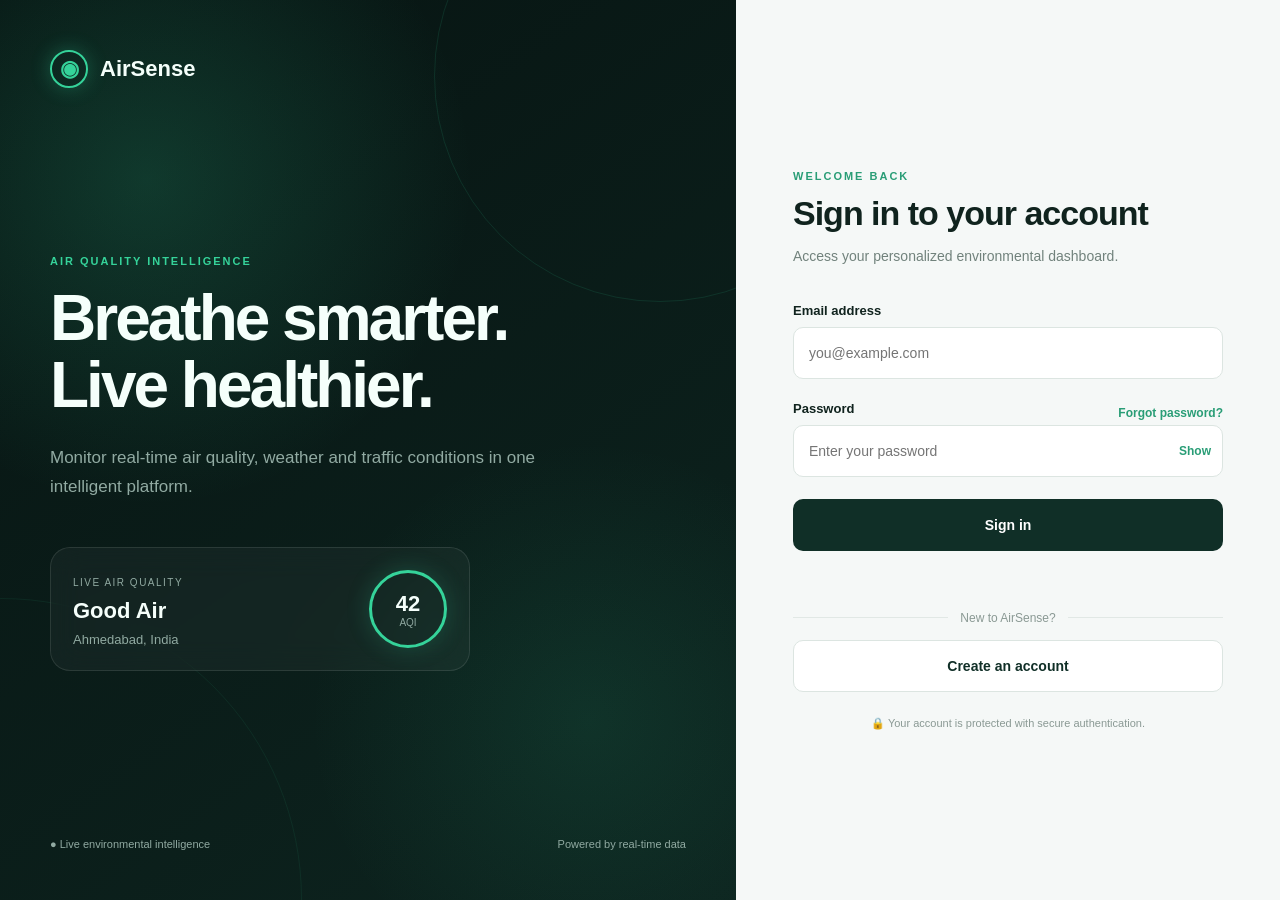
<file: frontend/index.html>
<!DOCTYPE html>
<html lang="en">
<head>
    <meta charset="UTF-8">
    <meta name="viewport" content="width=device-width, initial-scale=1.0">

    <title>AirSense | Air Quality Intelligence</title>

    <link rel="stylesheet" href="style.css">
</head>

<body>

    <main class="auth-page">

        <!-- Left Visual Section -->
        <section class="visual-panel">

            <div class="brand">
                <div class="brand-icon">◉</div>
                <span>AirSense</span>
            </div>

            <div class="visual-content">

                <p class="eyebrow">
                    AIR QUALITY INTELLIGENCE
                </p>

                <h1>
                    Breathe smarter.<br>
                    Live healthier.
                </h1>

                <p class="visual-description">
                    Monitor real-time air quality, weather and traffic
                    conditions in one intelligent platform.
                </p>

                <div class="air-status-card">

                    <div>
                        <span class="small-label">
                            LIVE AIR QUALITY
                        </span>

                        <h2>Good Air</h2>

                        <p>
                            Ahmedabad, India
                        </p>
                    </div>

                    <div class="aqi-circle">
                        <strong>42</strong>
                        <span>AQI</span>
                    </div>

                </div>

            </div>

            <div class="visual-footer">
                <span>● Live environmental intelligence</span>
                <span>Powered by real-time data</span>
            </div>

        </section>


        <!-- Login Section -->
        <section class="login-panel">

            <div class="login-card">

                <div class="mobile-brand">
                    <div class="brand-icon">◉</div>
                    <span>AirSense</span>
                </div>

                <div class="login-heading">

                    <p class="eyebrow">
                        WELCOME BACK
                    </p>

                    <h2>
                        Sign in to your account
                    </h2>

                    <p>
                        Access your personalized environmental dashboard.
                    </p>

                </div>


                <form id="loginForm">

                    <div class="input-group">

                        <label for="email">
                            Email address
                        </label>

                        <input
                            type="email"
                            id="email"
                            placeholder="you@example.com"
                            autocomplete="email"
                            required
                        >

                    </div>


                    <div class="input-group">

                        <div class="password-label">

                            <label for="password">
                                Password
                            </label>

                            <a href="forgot-password.html">
                                Forgot password?
                            </a>

                        </div>

                        <div class="password-wrapper">

                            <input
                                type="password"
                                id="password"
                                placeholder="Enter your password"
                                autocomplete="current-password"
                                required
                            >

                            <button
                                type="button"
                                id="togglePassword"
                                class="password-toggle"
                            >
                                Show
                            </button>

                        </div>

                    </div>


                    <button
                        type="submit"
                        class="login-button"
                        id="loginButton"
                    >
                        <span id="loginButtonText">
                            Sign in
                        </span>
                    </button>

                </form>


                <p
                    id="message"
                    class="message"
                ></p>


                <div class="divider">
                    <span>New to AirSense?</span>
                </div>


                <a
                    href="register.html"
                    class="register-button"
                >
                    Create an account
                </a>


                <p class="security-note">
                    🔒 Your account is protected with secure authentication.
                </p>

            </div>

        </section>

    </main>


    <script src="script.js"></script>

</body>
</html>
</file>
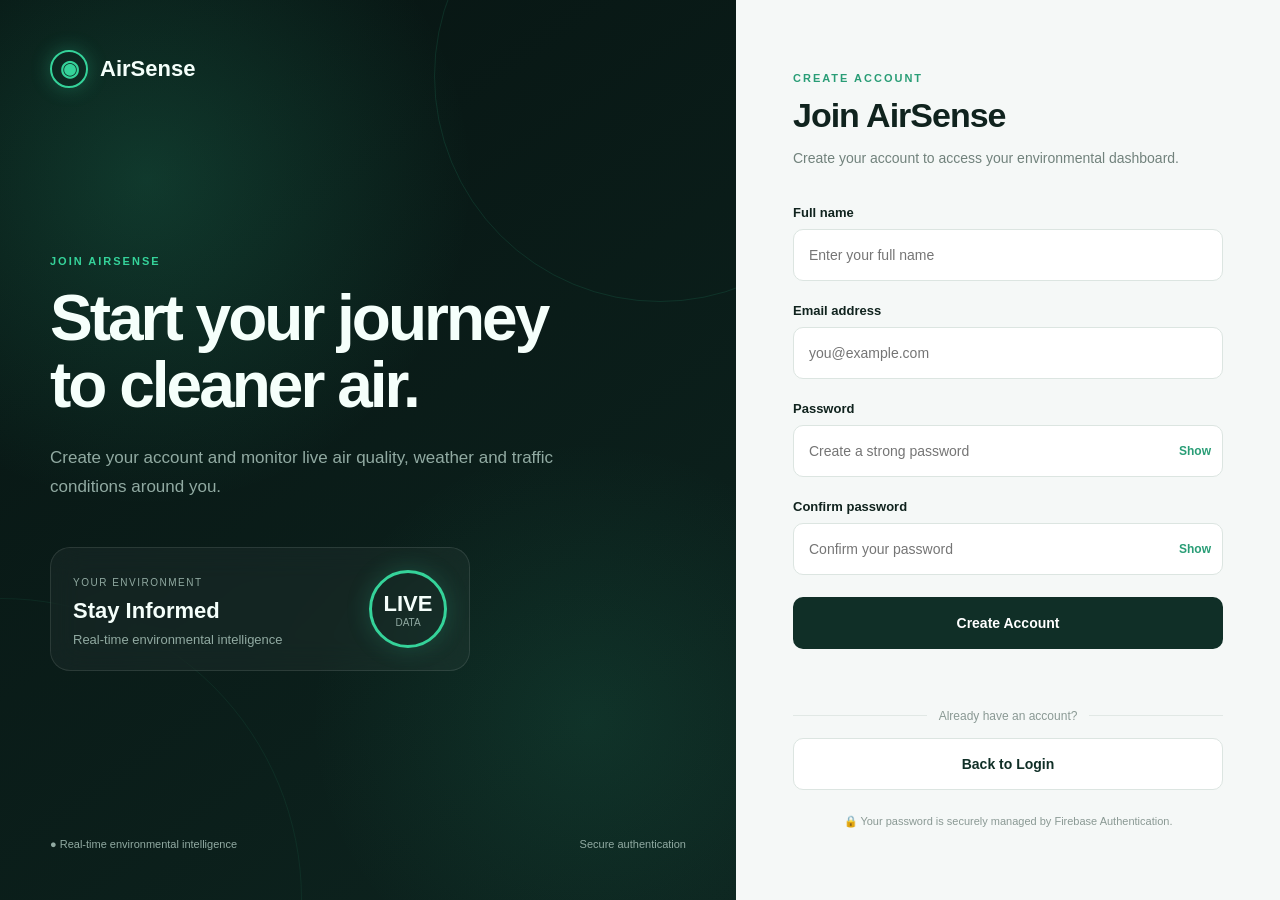
<file: frontend/register.html>
<!DOCTYPE html>
<html lang="en">
<head>
    <meta charset="UTF-8">
    <meta name="viewport" content="width=device-width, initial-scale=1.0">

    <title>AirSense | Create Account</title>

    <link rel="stylesheet" href="style.css">
</head>

<body>

    <main class="auth-page">

        <section class="visual-panel">

            <div class="brand">
                <div class="brand-icon">◉</div>
                <span>AirSense</span>
            </div>

            <div class="visual-content">

                <p class="eyebrow">
                    JOIN AIRSENSE
                </p>

                <h1>
                    Start your journey<br>
                    to cleaner air.
                </h1>

                <p class="visual-description">
                    Create your account and monitor live air quality,
                    weather and traffic conditions around you.
                </p>

                <div class="air-status-card">

                    <div>
                        <span class="small-label">
                            YOUR ENVIRONMENT
                        </span>

                        <h2>Stay Informed</h2>

                        <p>
                            Real-time environmental intelligence
                        </p>
                    </div>

                    <div class="aqi-circle">
                        <strong>LIVE</strong>
                        <span>DATA</span>
                    </div>

                </div>

            </div>

            <div class="visual-footer">
                <span>● Real-time environmental intelligence</span>
                <span>Secure authentication</span>
            </div>

        </section>


        <section class="login-panel">

            <div class="login-card">

                <div class="mobile-brand">
                    <div class="brand-icon">◉</div>
                    <span>AirSense</span>
                </div>

                <div class="login-heading">

                    <p class="eyebrow">
                        CREATE ACCOUNT
                    </p>

                    <h2>
                        Join AirSense
                    </h2>

                    <p>
                        Create your account to access your environmental dashboard.
                    </p>

                </div>


                <form id="registerForm">

                    <div class="input-group">

                        <label for="name">
                            Full name
                        </label>

                        <input
                            type="text"
                            id="name"
                            placeholder="Enter your full name"
                            autocomplete="name"
                            required
                        >

                    </div>


                    <div class="input-group">

                        <label for="email">
                            Email address
                        </label>

                        <input
                            type="email"
                            id="email"
                            placeholder="you@example.com"
                            autocomplete="email"
                            required
                        >

                    </div>


                    <div class="input-group">

                        <label for="password">
                            Password
                        </label>

                        <div class="password-wrapper">

                            <input
                                type="password"
                                id="password"
                                placeholder="Create a strong password"
                                autocomplete="new-password"
                                required
                            >

                            <button
                                type="button"
                                id="togglePassword"
                                class="password-toggle"
                            >
                                Show
                            </button>

                        </div>

                    </div>


                    <div class="input-group">

                        <label for="confirmPassword">
                            Confirm password
                        </label>

                        <div class="password-wrapper">

                            <input
                                type="password"
                                id="confirmPassword"
                                placeholder="Confirm your password"
                                autocomplete="new-password"
                                required
                            >

                            <button
                                type="button"
                                id="toggleConfirmPassword"
                                class="password-toggle"
                            >
                                Show
                            </button>

                        </div>

                    </div>


                    <button
                        type="submit"
                        class="login-button"
                        id="registerButton"
                    >
                        <span id="registerButtonText">
                            Create Account
                        </span>
                    </button>

                </form>


                <p
                    id="registerMessage"
                    class="message"
                ></p>


                <div class="divider">
                    <span>Already have an account?</span>
                </div>


                <a
                    href="index.html"
                    class="register-button"
                >
                    Back to Login
                </a>


                <p class="security-note">
                    🔒 Your password is securely managed by Firebase Authentication.
                </p>

            </div>

        </section>

    </main>


    <script src="register.js"></script>

</body>
</html>
</file>
<file: frontend/style.css>
* {
    margin: 0;
    padding: 0;
    box-sizing: border-box;
}

:root {
    --bg-dark: #071412;
    --bg-green: #0d241f;
    --green: #35d39a;
    --green-light: #8af0c8;
    --text-white: #f5fffb;
    --text-muted: #91aaa2;
    --border: rgba(255, 255, 255, 0.1);
}

body {
    font-family: Arial, Helvetica, sans-serif;
    background: var(--bg-dark);
    color: var(--text-white);
    min-height: 100vh;
}

.auth-page {
    min-height: 100vh;
    display: grid;
    grid-template-columns: 1.15fr 0.85fr;
}


/* =========================
   LEFT VISUAL PANEL
========================= */

.visual-panel {
    position: relative;
    min-height: 100vh;
    padding: 50px;
    display: flex;
    flex-direction: column;
    justify-content: space-between;
    overflow: hidden;

    background:
        radial-gradient(
            circle at 20% 20%,
            rgba(53, 211, 154, 0.18),
            transparent 35%
        ),
        radial-gradient(
            circle at 80% 80%,
            rgba(53, 211, 154, 0.1),
            transparent 30%
        ),
        linear-gradient(
            145deg,
            #071412,
            #0d241f
        );
}

.visual-panel::before {
    content: "";
    position: absolute;
    width: 450px;
    height: 450px;
    border: 1px solid rgba(53, 211, 154, 0.12);
    border-radius: 50%;
    right: -150px;
    top: -150px;
}

.visual-panel::after {
    content: "";
    position: absolute;
    width: 600px;
    height: 600px;
    border: 1px solid rgba(53, 211, 154, 0.08);
    border-radius: 50%;
    left: -300px;
    bottom: -300px;
}

.brand {
    display: flex;
    align-items: center;
    gap: 12px;
    font-size: 22px;
    font-weight: 700;
    position: relative;
    z-index: 2;
}

.brand-icon {
    width: 38px;
    height: 38px;
    border-radius: 50%;
    display: flex;
    align-items: center;
    justify-content: center;
    color: var(--green);
    border: 2px solid var(--green);
    box-shadow: 0 0 20px rgba(53, 211, 154, 0.3);
}

.visual-content {
    max-width: 650px;
    position: relative;
    z-index: 2;
}

.eyebrow {
    color: var(--green);
    font-size: 11px;
    font-weight: 700;
    letter-spacing: 2px;
    margin-bottom: 18px;
}

.visual-content h1 {
    font-size: clamp(42px, 5vw, 72px);
    line-height: 1.05;
    letter-spacing: -3px;
    margin-bottom: 25px;
}

.visual-description {
    color: var(--text-muted);
    font-size: 17px;
    line-height: 1.7;
    max-width: 520px;
}


/* =========================
   AQI CARD
========================= */

.air-status-card {
    margin-top: 45px;
    width: 420px;
    max-width: 100%;
    padding: 22px;
    display: flex;
    align-items: center;
    justify-content: space-between;

    border: 1px solid var(--border);
    border-radius: 20px;

    background: rgba(255, 255, 255, 0.04);
    backdrop-filter: blur(15px);
}

.small-label {
    color: var(--text-muted);
    font-size: 10px;
    letter-spacing: 1.5px;
}

.air-status-card h2 {
    margin: 8px 0;
    font-size: 22px;
}

.air-status-card p {
    color: var(--text-muted);
    font-size: 13px;
}

.aqi-circle {
    width: 78px;
    height: 78px;
    border-radius: 50%;
    border: 3px solid var(--green);

    display: flex;
    flex-direction: column;
    align-items: center;
    justify-content: center;

    box-shadow:
        0 0 25px rgba(53, 211, 154, 0.2);
}

.aqi-circle strong {
    font-size: 22px;
}

.aqi-circle span {
    color: var(--text-muted);
    font-size: 10px;
}


/* =========================
   FOOTER
========================= */

.visual-footer {
    display: flex;
    justify-content: space-between;
    color: var(--text-muted);
    font-size: 11px;
    position: relative;
    z-index: 2;
}


/* =========================
   LOGIN PANEL
========================= */

.login-panel {
    min-height: 100vh;
    display: flex;
    align-items: center;
    justify-content: center;

    padding: 40px;

    background: #f5f8f7;
    color: #10231e;
}

.login-card {
    width: 100%;
    max-width: 430px;
}

.mobile-brand {
    display: none;
}

.login-heading {
    margin-bottom: 35px;
}

.login-heading .eyebrow {
    color: #299d76;
    margin-bottom: 12px;
}

.login-heading h2 {
    font-size: 34px;
    letter-spacing: -1px;
    margin-bottom: 12px;
}

.login-heading p:last-child {
    color: #71827c;
    line-height: 1.6;
    font-size: 14px;
}


/* =========================
   FORM
========================= */

.input-group {
    margin-bottom: 22px;
}

.input-group label {
    display: block;
    font-size: 13px;
    font-weight: 600;
    margin-bottom: 9px;
}

.password-label {
    display: flex;
    align-items: center;
    justify-content: space-between;
}

.password-label a {
    color: #299d76;
    font-size: 12px;
    text-decoration: none;
    font-weight: 600;
}

.input-group input {
    width: 100%;
    height: 52px;
    padding: 0 15px;

    border: 1px solid #dce5e1;
    border-radius: 10px;

    background: white;
    color: #10231e;

    font-size: 14px;
    outline: none;

    transition: 0.2s;
}

.input-group input:focus {
    border-color: #35b889;
    box-shadow: 0 0 0 4px rgba(53, 184, 137, 0.1);
}

.password-wrapper {
    position: relative;
}

.password-wrapper input {
    padding-right: 70px;
}

.password-toggle {
    position: absolute;
    right: 12px;
    top: 50%;
    transform: translateY(-50%);

    border: none;
    background: transparent;
    color: #299d76;

    font-size: 12px;
    font-weight: 700;
    cursor: pointer;
}


/* =========================
   BUTTONS
========================= */

.login-button {
    width: 100%;
    height: 52px;

    border: none;
    border-radius: 10px;

    background: #102f27;
    color: white;

    font-size: 14px;
    font-weight: 700;

    cursor: pointer;
    transition: 0.25s;
}

.login-button:hover {
    background: #1b493d;
    transform: translateY(-1px);
}

.login-button:disabled {
    opacity: 0.6;
    cursor: not-allowed;
    transform: none;
}

.register-button {
    width: 100%;
    height: 52px;

    display: flex;
    align-items: center;
    justify-content: center;

    border: 1px solid #dce5e1;
    border-radius: 10px;

    color: #102f27;
    background: white;

    font-size: 14px;
    font-weight: 700;

    text-decoration: none;
    transition: 0.2s;
}

.register-button:hover {
    background: #f1f7f4;
}


/* =========================
   MESSAGE
========================= */

.message {
    min-height: 20px;
    margin-top: 15px;
    text-align: center;
    font-size: 13px;
}


/* =========================
   DIVIDER
========================= */

.divider {
    display: flex;
    align-items: center;
    gap: 12px;
    margin: 25px 0 15px;
    color: #8a9994;
    font-size: 12px;
}

.divider::before,
.divider::after {
    content: "";
    flex: 1;
    height: 1px;
    background: #e1e8e5;
}


/* =========================
   SECURITY
========================= */

.security-note {
    margin-top: 25px;
    text-align: center;
    color: #8a9994;
    font-size: 11px;
}


/* =========================
   RESPONSIVE
========================= */

@media (max-width: 900px) {

    .auth-page {
        grid-template-columns: 1fr;
    }

    .visual-panel {
        display: none;
    }

    .login-panel {
        min-height: 100vh;
    }

    .mobile-brand {
        display: flex;
        align-items: center;
        justify-content: center;
        gap: 10px;

        color: #102f27;
        font-size: 22px;
        font-weight: 700;

        margin-bottom: 45px;
    }

    .mobile-brand .brand-icon {
        color: #299d76;
        border-color: #299d76;
    }
}


@media (max-width: 500px) {

    .login-panel {
        padding: 25px 20px;
    }

    .login-heading h2 {
        font-size: 28px;
    }
}
</file>
